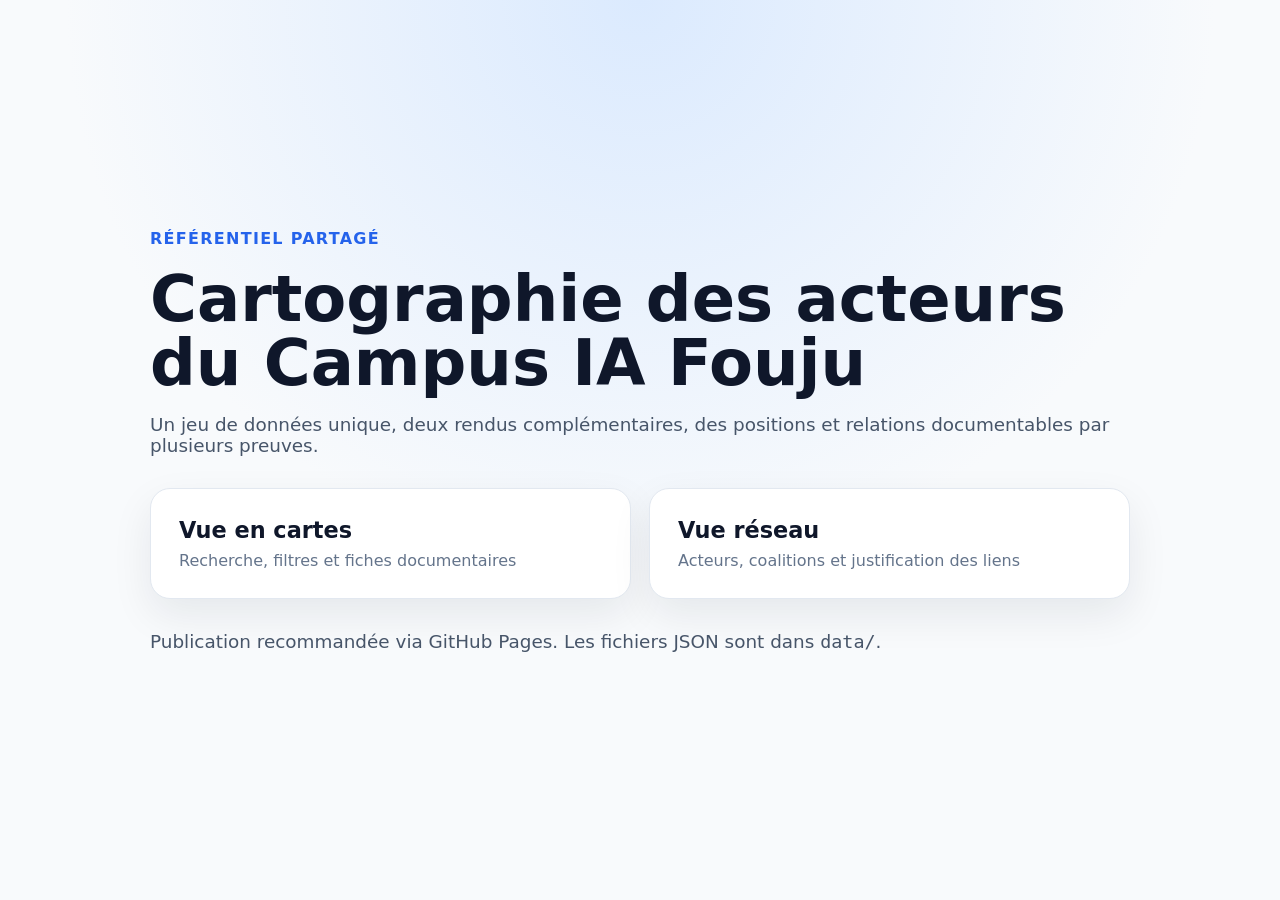
<file: index.html>
<!doctype html><html lang="fr"><head><meta charset="utf-8"><meta name="viewport" content="width=device-width,initial-scale=1"><title>Campus IA Fouju</title><link rel="stylesheet" href="assets/css/common.css"></head><body><main class="landing"><div class="hero"><span class="eyebrow">Référentiel partagé</span><h1>Cartographie des acteurs du Campus IA Fouju</h1><p>Un jeu de données unique, deux rendus complémentaires, des positions et relations documentables par plusieurs preuves.</p><div class="choices"><a class="choice" href="apps/cards/"><strong>Vue en cartes</strong><span>Recherche, filtres et fiches documentaires</span></a><a class="choice" href="apps/network/"><strong>Vue réseau</strong><span>Acteurs, coalitions et justification des liens</span></a></div><p class="notice">Publication recommandée via GitHub Pages. Les fichiers JSON sont dans <code>data/</code>.</p></div></main></body></html>
</file>
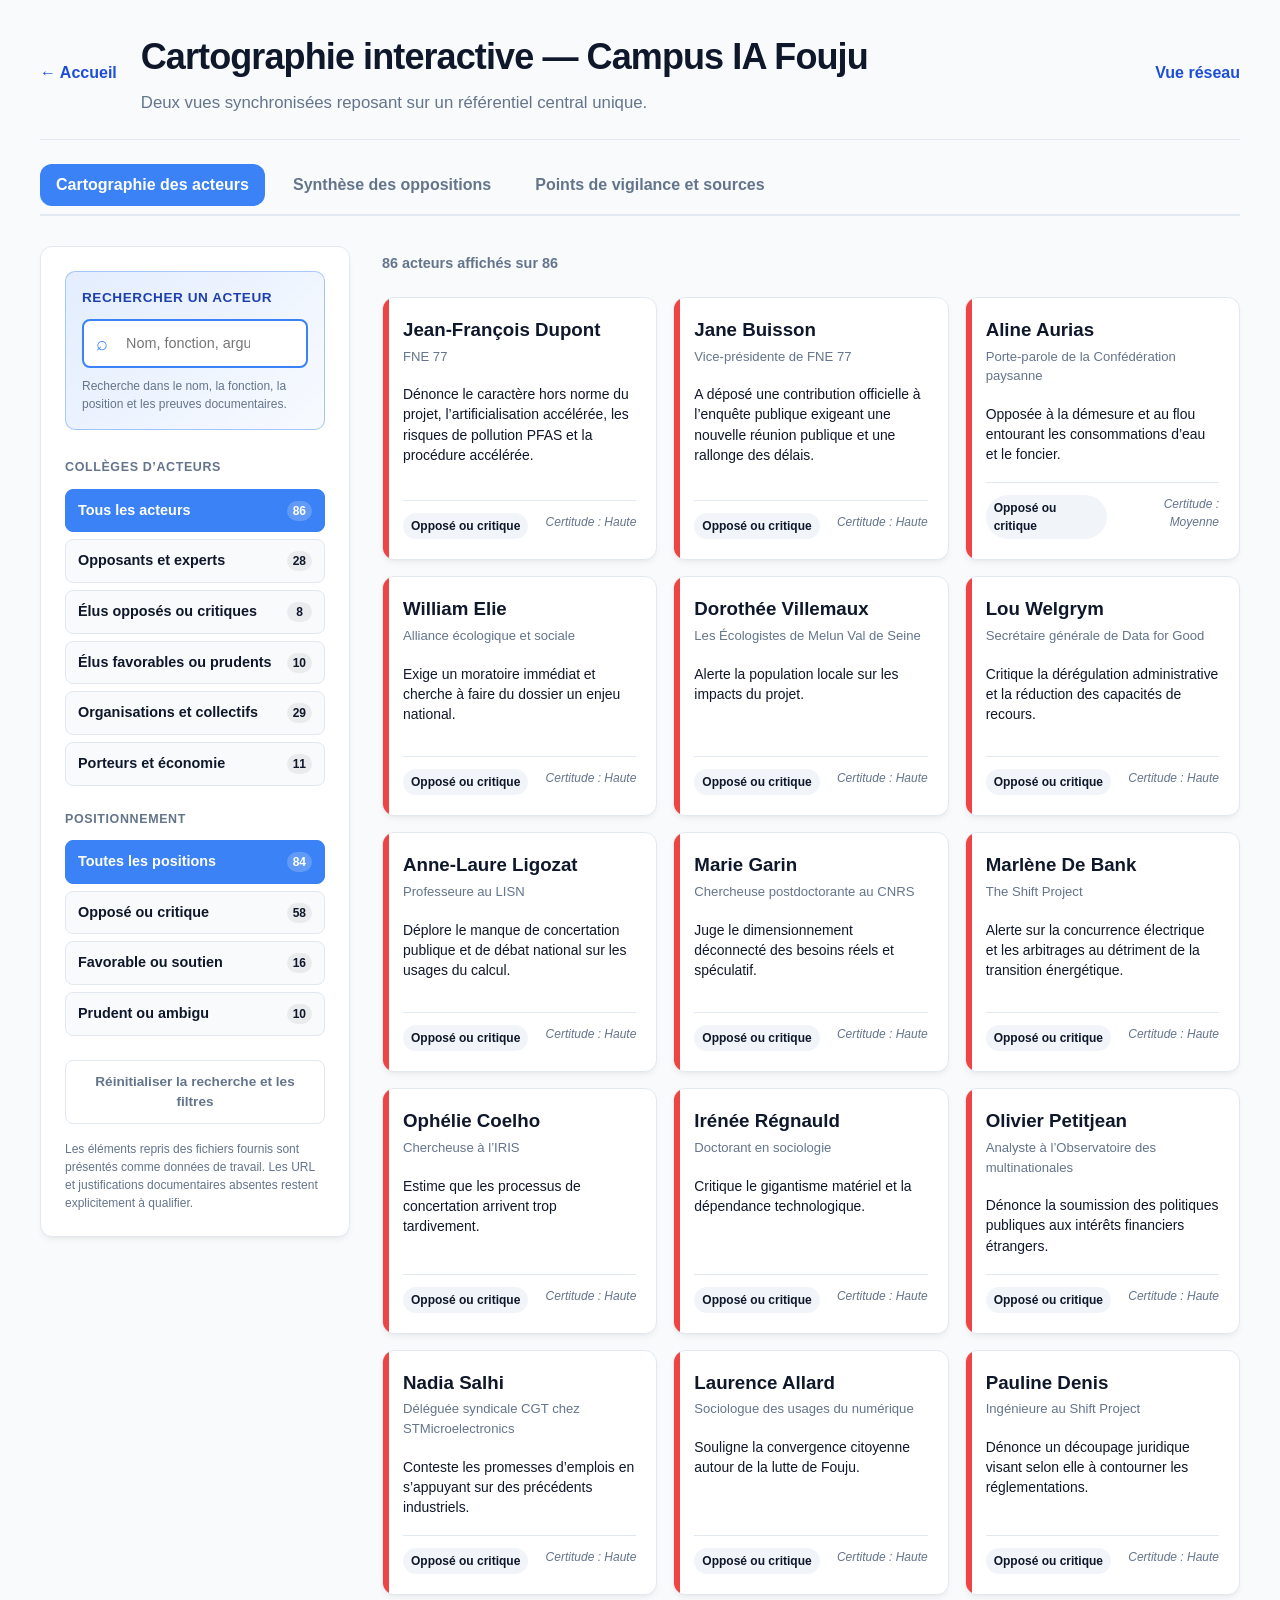
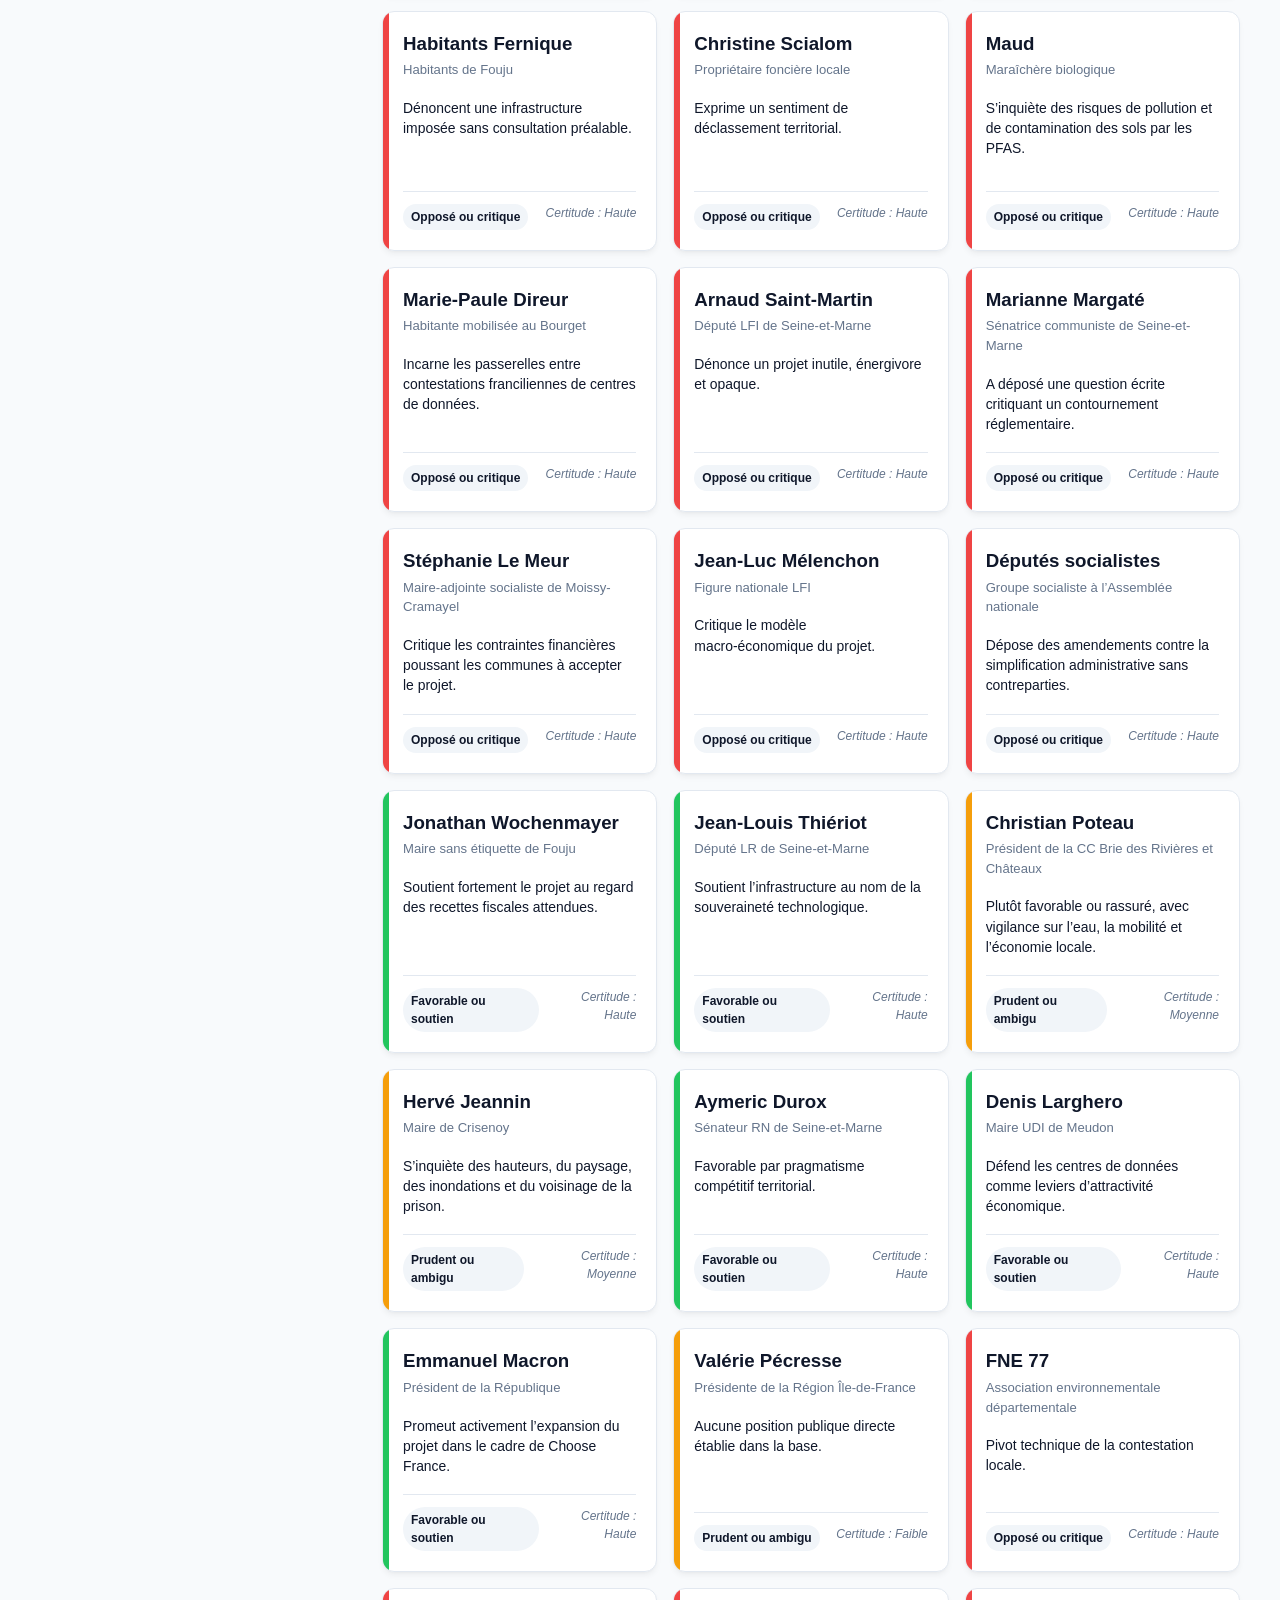
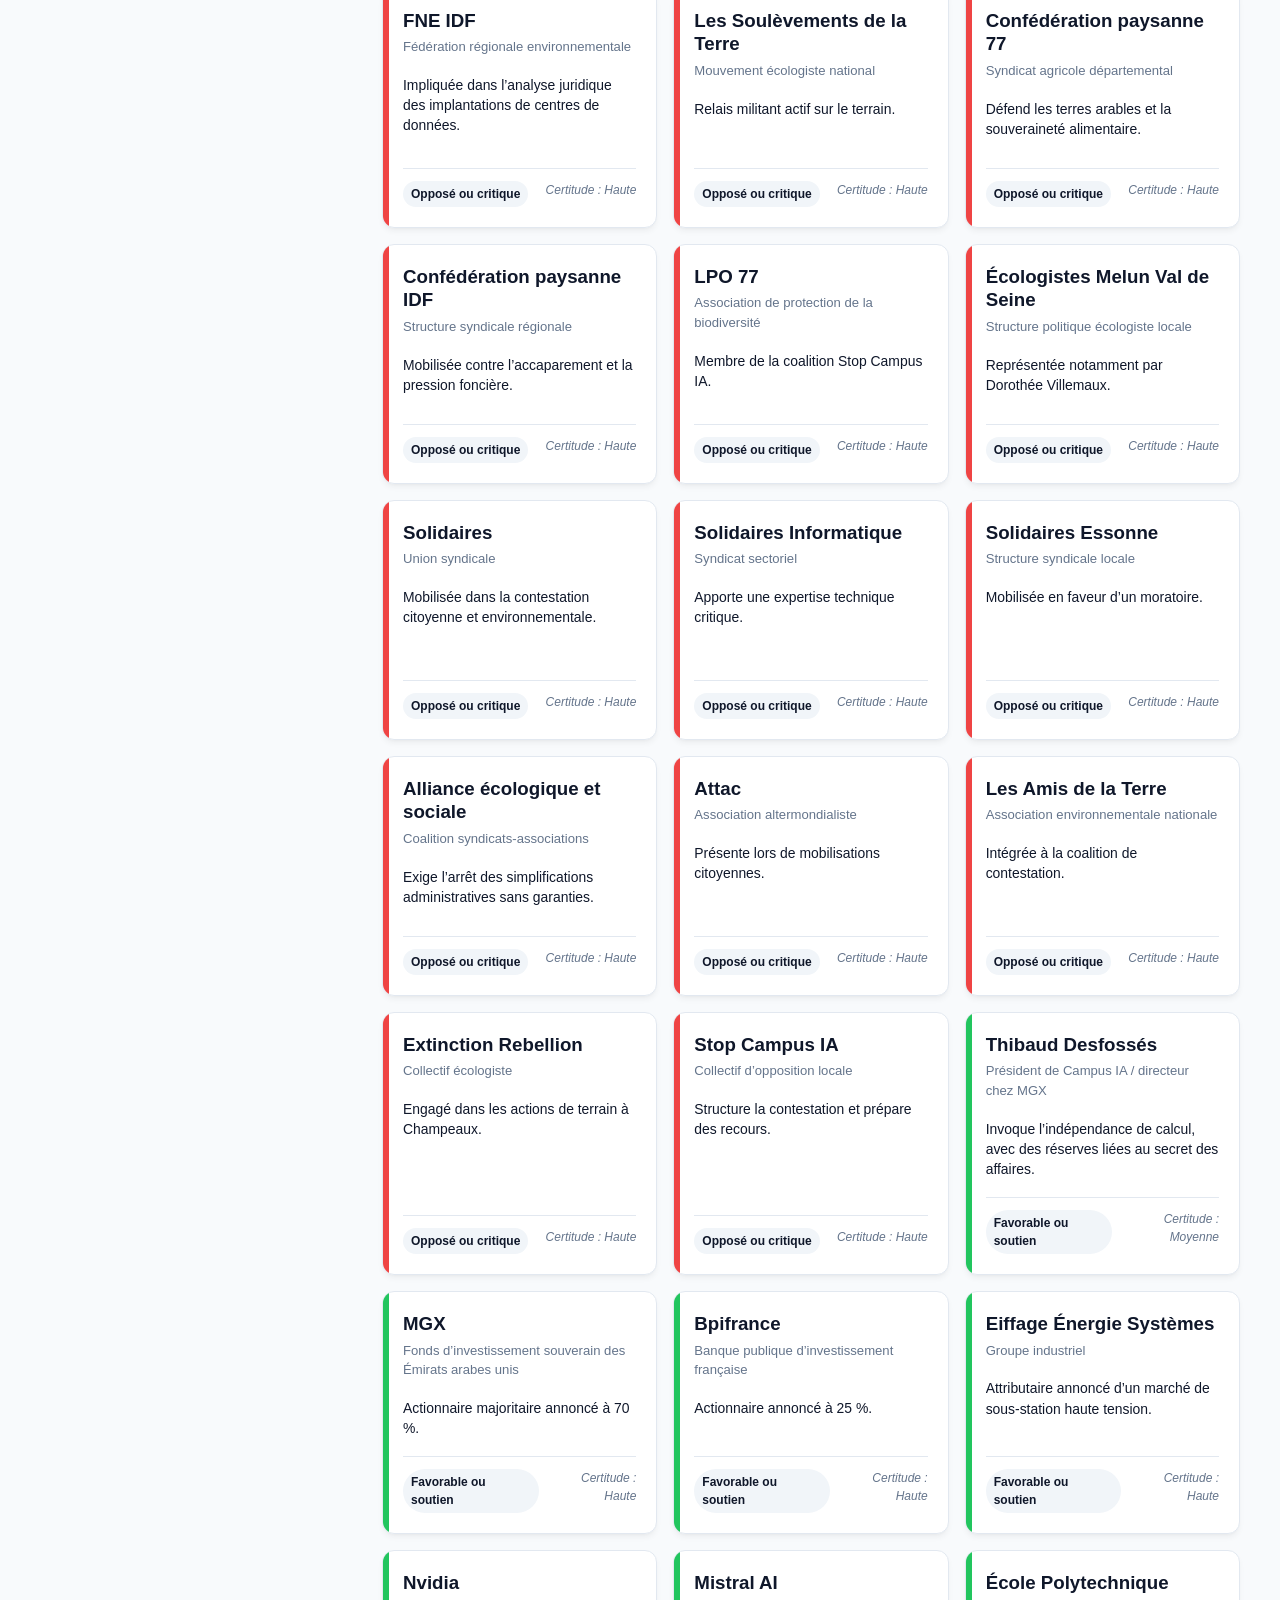
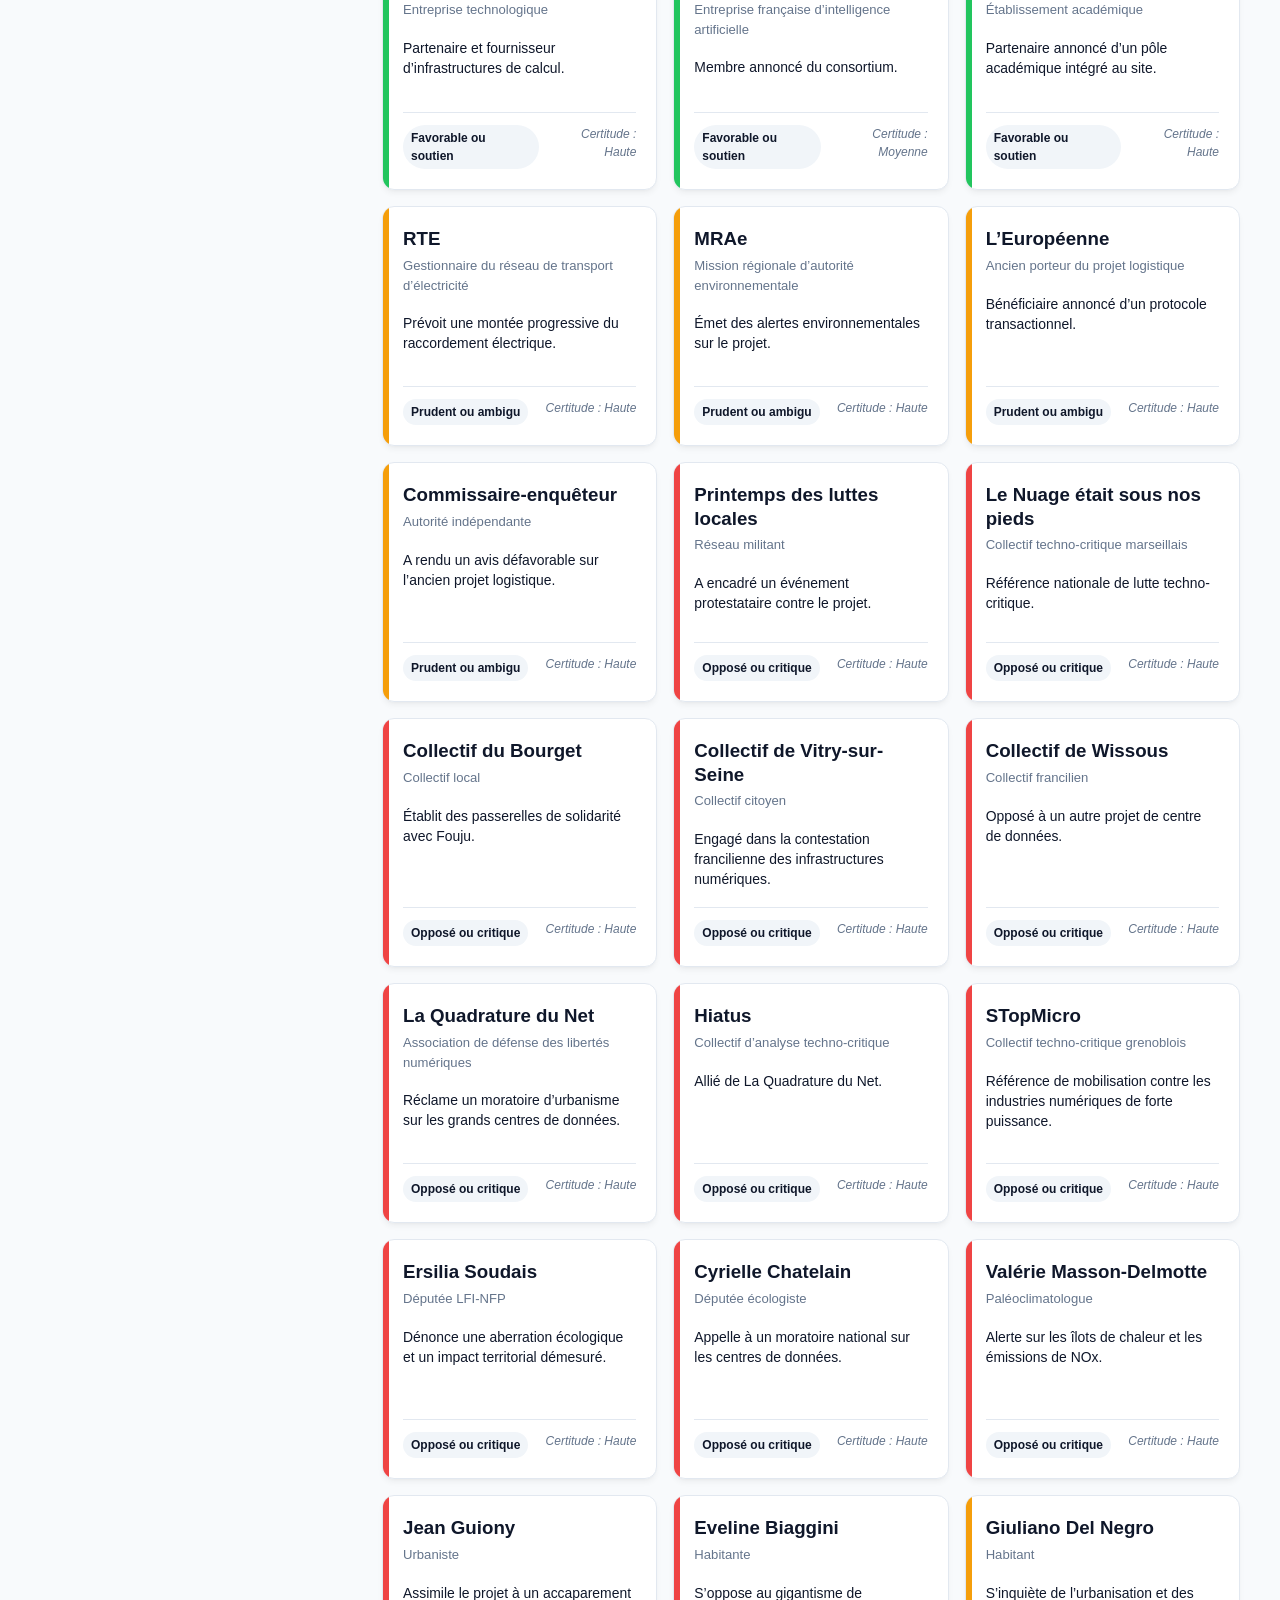
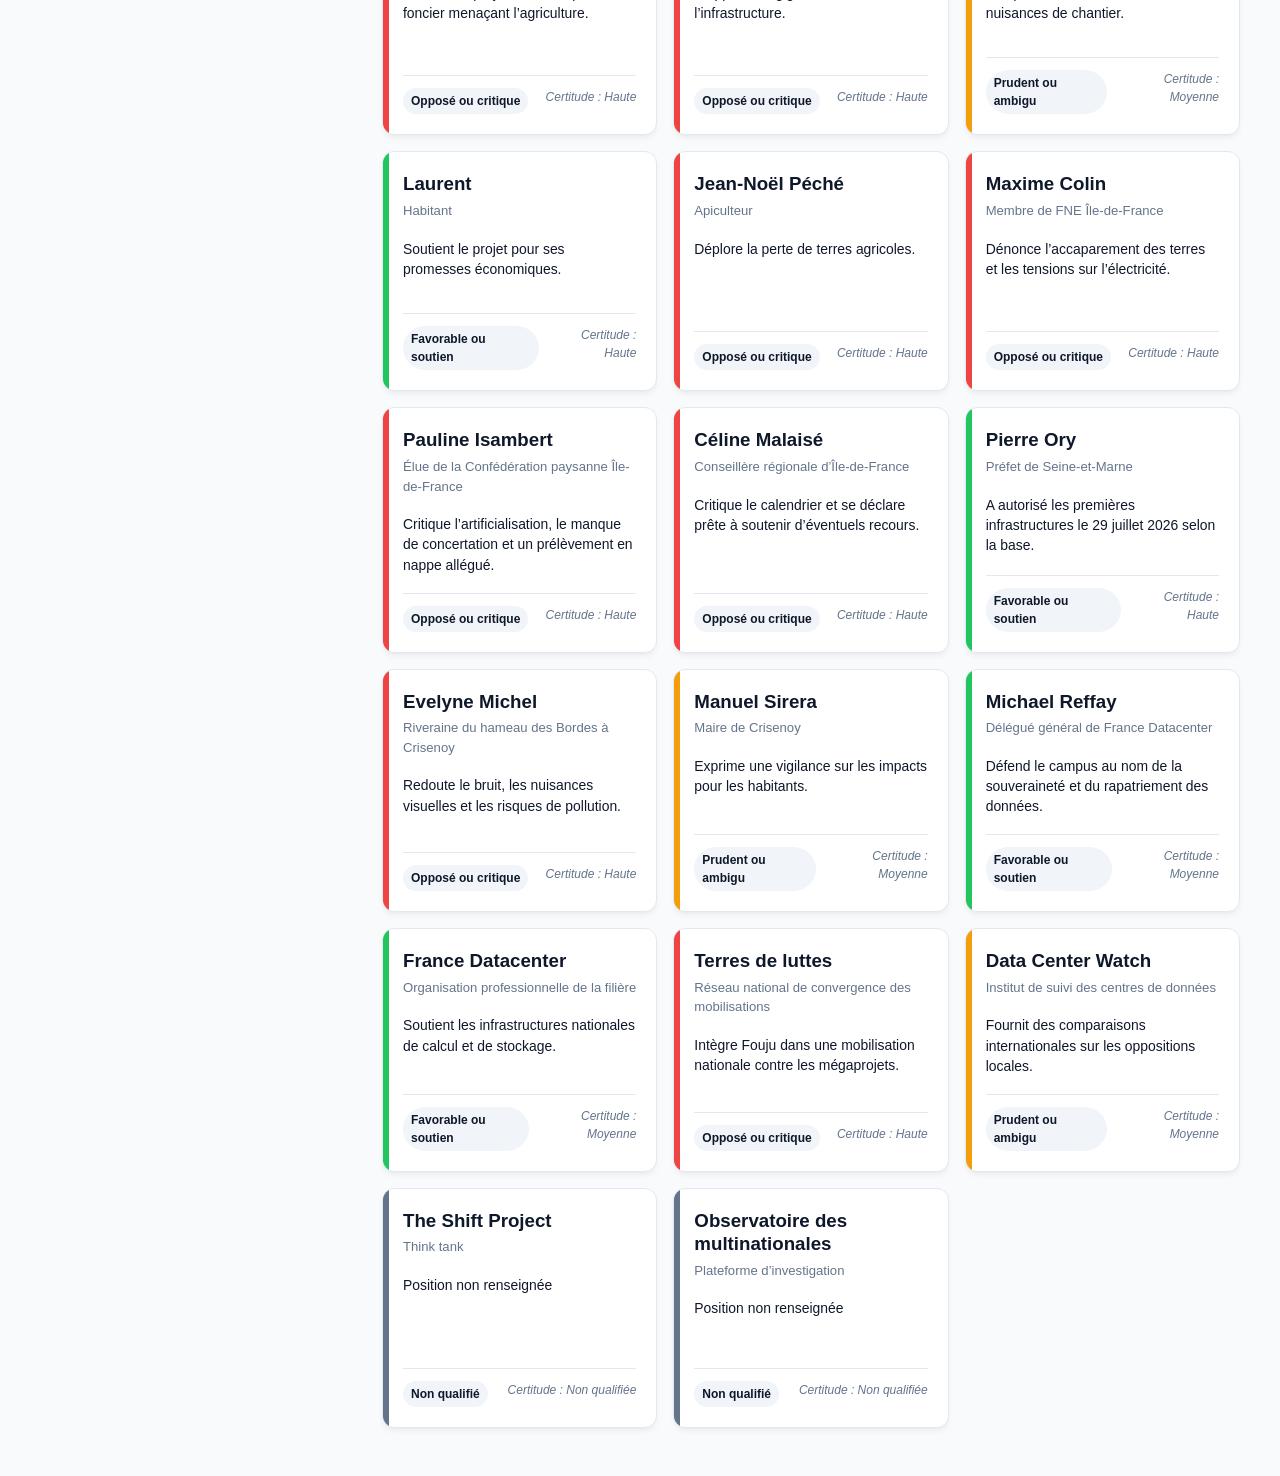
<file: apps/cards/index.html>
<!doctype html>
<html lang="fr">
<head>
  <meta charset="utf-8">
  <meta name="viewport" content="width=device-width,initial-scale=1">
  <title>Cartographie des acteurs — Fouju</title>
  <link rel="stylesheet" href="../../assets/css/cards.css">
</head>
<body>
  <div class="page-shell">
    <header class="page-header">
      <div class="header-main">
        <a class="back-link" href="../../">← Accueil</a>
        <div class="header-copy"><h1 id="title"></h1><p id="subtitle"></p></div>
        <a class="switch" href="../network/">Vue réseau</a>
      </div>
    </header>
    <nav class="tabs" aria-label="Navigation principale">
      <button class="tab-btn active" type="button" data-tab="carto" aria-selected="true">Cartographie des acteurs</button>
      <button class="tab-btn" type="button" data-tab="griefs" aria-selected="false">Synthèse des oppositions</button>
      <button class="tab-btn" type="button" data-tab="vigilance" aria-selected="false">Points de vigilance et sources</button>
    </nav>
    <section id="tab-carto" class="tab-content active">
      <main class="layout">
        <aside class="filters-sidebar">
          <div class="search-section">
            <label class="search-label" for="search">Rechercher un acteur</label>
            <div class="search-wrapper">
              <span class="search-icon" aria-hidden="true">⌕</span>
              <input id="search" class="search-input" type="search" placeholder="Nom, fonction, argument..." autocomplete="off" aria-describedby="search-help">
              <button id="clear-search" class="clear-search" type="button" aria-label="Effacer la recherche">×</button>
            </div>
            <p id="search-help" class="search-help">Recherche dans le nom, la fonction, la position et les preuves documentaires.</p>
          </div>
          <section class="filter-section"><h2>Collèges d’acteurs</h2><div id="categories"></div></section>
          <section class="filter-section"><h2>Positionnement</h2><div id="stances"></div></section>
          <button id="reset" class="reset-filters-btn" type="button">Réinitialiser la recherche et les filtres</button>
          <p class="data-notice" id="notice"></p>
        </aside>
        <section class="actors-area"><div class="results-summary"><p id="count" class="results-count" aria-live="polite"></p></div><div id="grid" class="grid"></div></section>
      </main>
    </section>
    <section id="tab-griefs" class="tab-content"><div id="griefs-grid" class="griefs-grid"></div></section>
    <section id="tab-vigilance" class="tab-content">
      <article class="list-card"><h2>Points de vigilance majeurs</h2><div id="vigilance-list"></div></article>
      <article class="list-card"><h2>Sources répertoriées</h2><div id="sources-list"></div></article>
    </section>
  </div>
  <dialog id="dialog"><button class="close" type="button" aria-label="Fermer">×</button><div id="detail"></div></dialog>
  <script type="module" src="../../assets/js/cards.js"></script>
</body>
</html>
</file>
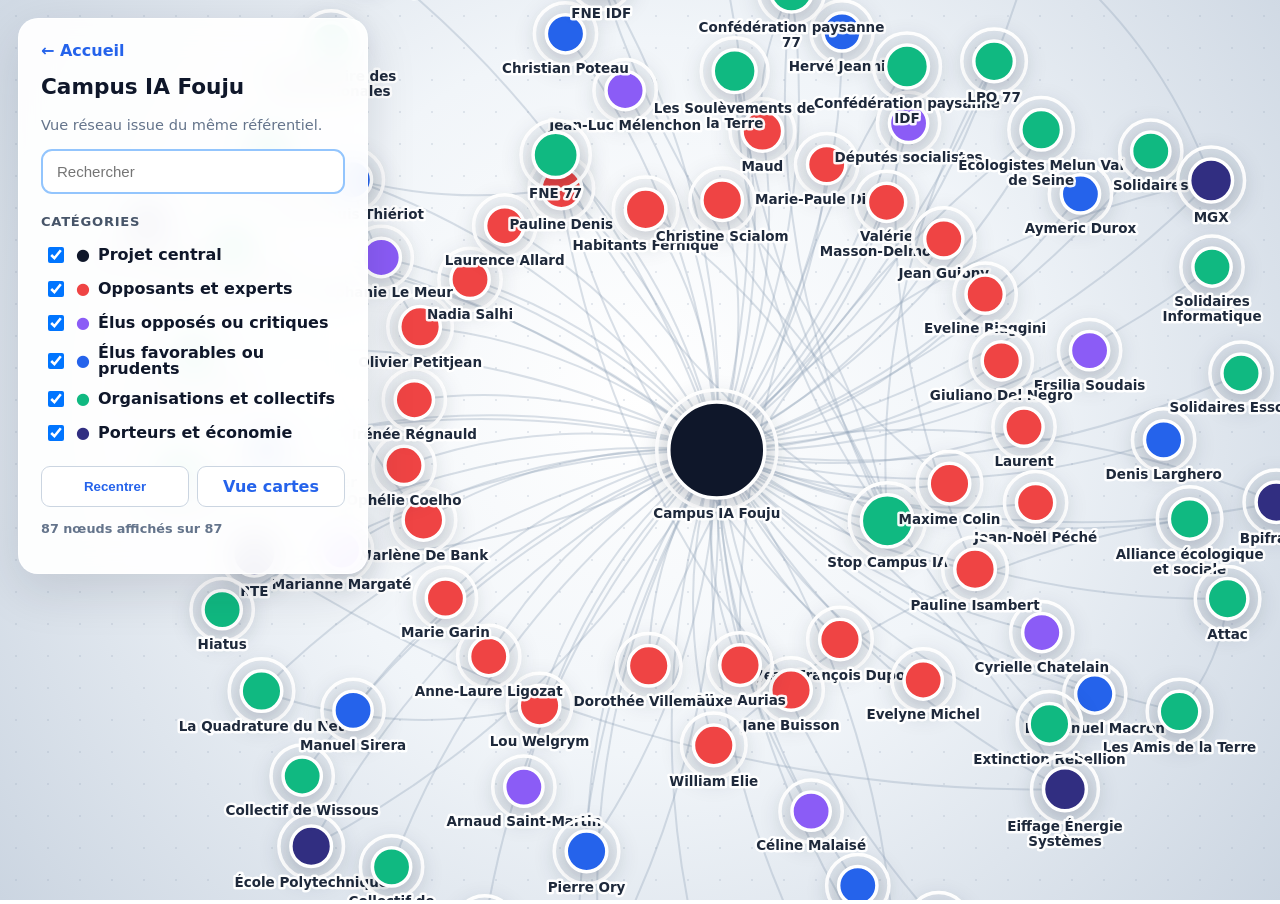
<file: apps/network/index.html>
<!doctype html><html lang="fr"><head><meta charset="utf-8"><meta name="viewport" content="width=device-width,initial-scale=1"><title>Vue réseau — Fouju</title><link rel="stylesheet" href="../../assets/css/network.css"></head><body><div id="app"><svg id="svg"></svg><aside class="left"><a href="../../">← Accueil</a><h1>Campus IA Fouju</h1><p>Vue réseau issue du même référentiel.</p><input id="search" type="search" placeholder="Rechercher"><h2>Catégories</h2><div id="filters"></div><div class="buttons"><button id="center">Recentrer</button><a href="../cards/">Vue cartes</a></div><p id="count"></p></aside><aside id="panel" class="right"><button id="close">×</button><div id="details"></div></aside><div id="tip"></div></div><script type="module" src="../../assets/js/network.js"></script></body></html>
</file>
<file: assets/css/common.css>
*{box-sizing:border-box}body{margin:0;font-family:Inter,system-ui,-apple-system,"Segoe UI",sans-serif;background:#f8fafc;color:#0f172a}a{color:inherit}.landing{min-height:100vh;display:grid;place-items:center;padding:32px;background:radial-gradient(circle at top,#dbeafe,#f8fafc 52%)}.hero{max-width:980px}.eyebrow{color:#2563eb;font-weight:800;text-transform:uppercase;letter-spacing:.08em}.hero h1{font-size:clamp(2.2rem,5vw,4.6rem);line-height:1;margin:.3em 0}.hero p{font-size:1.15rem;color:#475569}.choices{display:grid;grid-template-columns:repeat(2,minmax(0,1fr));gap:18px;margin:32px 0}.choice{display:flex;flex-direction:column;gap:8px;text-decoration:none;background:white;padding:28px;border-radius:20px;border:1px solid #e2e8f0;box-shadow:0 16px 40px rgba(15,23,42,.08);transition:.2s}.choice:hover{transform:translateY(-4px);border-color:#60a5fa}.choice strong{font-size:1.4rem}.choice span,.notice{color:#64748b}@media(max-width:700px){.choices{grid-template-columns:1fr}}
</file>
<file: assets/css/cards.css>
:root{--blue:#3b82f6;--blue-dark:#1d4ed8;--blue-light:#eff6ff;--border:#e2e8f0;--bg:#f8fafc;--text:#0f172a;--muted:#64748b;--radius:12px;--shadow:0 4px 6px -1px rgb(0 0 0/.05),0 2px 4px -2px rgb(0 0 0/.05)}
*{box-sizing:border-box}body{margin:0;background:var(--bg);color:var(--text);font-family:Inter,-apple-system,BlinkMacSystemFont,"Segoe UI",sans-serif;line-height:1.5}.page-shell{width:min(1200px,calc(100% - 48px));margin:0 auto;padding-bottom:48px}.page-header{margin-bottom:24px;border-bottom:1px solid var(--border);padding:30px 0 24px}.header-main{display:flex;align-items:center;gap:24px}.header-copy{flex:1;min-width:0}.header-copy h1{margin:0 0 6px;font-size:clamp(1.8rem,3vw,2.25rem);font-weight:800;letter-spacing:-.025em}.header-copy p{max-width:950px;margin:0;color:var(--muted);font-size:1.05rem}.back-link,.switch{flex:0 0 auto;color:var(--blue-dark);font-weight:700;text-decoration:none}.back-link:hover,.switch:hover{text-decoration:underline}.tabs{display:flex;flex-wrap:wrap;gap:12px;margin-bottom:30px;border-bottom:2px solid var(--border);padding-bottom:8px}.tab-btn{border:0;border-radius:var(--radius);padding:9px 16px;background:transparent;color:var(--muted);font:inherit;font-weight:700;cursor:pointer;transition:.2s}.tab-btn:hover{background:var(--border);color:var(--text)}.tab-btn.active{background:var(--blue);color:#fff}.tab-btn:focus-visible{outline:3px solid rgb(59 130 246/.3);outline-offset:2px}.tab-content{display:none;animation:fade-in .2s ease-out}.tab-content.active{display:block}@keyframes fade-in{from{opacity:0;transform:translateY(4px)}to{opacity:1;transform:none}}.layout{display:grid;grid-template-columns:310px minmax(0,1fr);gap:32px;align-items:start}.filters-sidebar{position:sticky;top:24px;min-width:0;border:1px solid var(--border);border-radius:var(--radius);padding:24px;background:#fff;box-shadow:var(--shadow)}.actors-area{min-width:0}.results-summary{display:flex;align-items:center;min-height:35px;margin-bottom:16px}.results-count{margin:0;color:var(--muted);font-size:.9rem;font-weight:700}.search-section{margin-bottom:28px;border:1px solid rgb(59 130 246/.4);border-radius:10px;padding:16px;background:linear-gradient(135deg,rgb(59 130 246/.14),rgb(59 130 246/.04))}.search-label{display:block;margin-bottom:10px;color:#1e40af;font-size:.85rem;font-weight:800;letter-spacing:.04em;text-transform:uppercase}.search-wrapper{position:relative}.search-icon{position:absolute;top:50%;left:14px;z-index:1;transform:translateY(-50%);color:var(--blue);font-size:1.25rem;pointer-events:none}.search-input{width:100%;min-height:48px;border:2px solid var(--blue);border-radius:8px;outline:0;padding:12px 42px;background:#fff;color:var(--text);font:inherit;font-size:.9rem;font-weight:500;transition:.2s}.search-input:focus{border-color:var(--blue-dark);box-shadow:0 0 0 4px rgb(59 130 246/.18)}.clear-search{position:absolute;top:50%;right:10px;display:none;align-items:center;justify-content:center;width:28px;height:28px;transform:translateY(-50%);border:0;border-radius:50%;background:var(--border);color:var(--muted);font-size:1rem;font-weight:800;cursor:pointer}.clear-search.visible{display:inline-flex}.search-help{margin:9px 0 0;color:var(--muted);font-size:.75rem}.filter-section{margin-bottom:24px}.filter-section h2{margin:0 0 12px;color:var(--muted);font-size:.78rem;letter-spacing:.05em;text-transform:uppercase}.filter{display:flex;align-items:center;justify-content:space-between;gap:12px;width:100%;margin:7px 0;border:1px solid var(--border);border-radius:8px;padding:10px 12px;background:var(--bg);color:var(--text);font:inherit;font-size:.9rem;font-weight:600;text-align:left;cursor:pointer;transition:.2s}.filter:hover,.filter.active{border-color:var(--blue);background:var(--blue);color:#fff}.filter b{min-width:25px;border-radius:10px;padding:1px 6px;background:rgb(0 0 0/.06);font-size:.75rem;text-align:center}.filter:hover b,.filter.active b{background:rgb(255 255 255/.2)}.reset-filters-btn{width:100%;border:1px solid var(--border);border-radius:8px;padding:11px;background:#fff;color:var(--muted);font:inherit;font-size:.85rem;font-weight:700;cursor:pointer}.reset-filters-btn:hover{border-color:var(--blue);background:var(--blue-light);color:var(--blue-dark)}.data-notice{margin:16px 0 0;color:var(--muted);font-size:.75rem}.grid{display:grid;grid-template-columns:repeat(auto-fill,minmax(220px,1fr));gap:16px}.card{position:relative;display:flex;flex-direction:column;min-width:0;min-height:240px;overflow:hidden;border:1px solid var(--border);border-radius:var(--radius);padding:20px;background:#fff;box-shadow:var(--shadow);cursor:pointer;transition:.2s}.card:before{content:"";position:absolute;inset:0 auto 0 0;width:6px;background:var(--stance)}.card:hover{transform:translateY(-4px);box-shadow:0 10px 15px -3px rgb(0 0 0/.1)}.card h3{margin:0 0 5px;line-height:1.25;overflow-wrap:anywhere}.role,.muted{color:var(--muted)}.role{font-size:.82rem}.position{display:-webkit-box;flex:1;margin:18px 0;overflow:hidden;font-size:.87rem;line-height:1.45;-webkit-line-clamp:5;-webkit-box-orient:vertical}.footer{display:flex;align-items:flex-start;justify-content:space-between;gap:8px;margin-top:auto;border-top:1px solid var(--border);padding-top:12px;font-size:.75rem}.badge{display:inline-flex;border-radius:999px;padding:4px 8px;background:#f1f5f9;font-weight:800}.footer span:last-child{color:var(--muted);font-style:italic;text-align:right}.griefs-grid{display:grid;grid-template-columns:repeat(auto-fit,minmax(380px,1fr));gap:24px}.grief-card,.list-card{border:1px solid var(--border);border-radius:var(--radius);padding:28px;background:#fff;box-shadow:var(--shadow)}.grief-card h2,.list-card h2{margin:0 0 16px}.grief-card h2{font-size:1.25rem}.grief-card p{margin:0;color:#334155;line-height:1.65}.list-card{margin-bottom:24px}.vigilance-item,.source-item{padding:16px 0;border-bottom:1px solid var(--border)}.vigilance-item:last-child,.source-item:last-child{border-bottom:0}.vigilance-item h3,.source-item h3{margin:0 0 6px;font-size:1rem}.vigilance-item p{margin:0;color:#475569}.source-meta{color:var(--muted);font-size:.8rem}.source-link{color:var(--blue-dark);font-weight:700}.source-status{display:inline-flex;margin-top:7px;border-radius:999px;padding:3px 8px;background:#fef3c7;color:#92400e;font-size:.75rem;font-weight:700}dialog{width:min(760px,calc(100% - 28px));max-height:calc(100vh - 40px);overflow:auto;border:0;border-radius:20px;padding:28px;box-shadow:0 30px 80px rgb(15 23 42/.35)}dialog::backdrop{background:rgb(15 23 42/.6)}.close{float:right;width:34px;height:34px;border:0;border-radius:50%;background:var(--border);cursor:pointer}.proof{margin:10px 0;border-left:4px solid var(--blue);border-radius:8px;padding:12px;background:var(--bg)}.relation{margin:8px 0;border:1px solid var(--border);border-radius:10px;padding:12px}.relation button{border:0;background:none;color:var(--blue-dark);font-weight:800;cursor:pointer}@media(max-width:900px){.page-shell{width:min(100% - 32px,1200px)}.header-main{align-items:flex-start;flex-wrap:wrap}.layout{grid-template-columns:1fr}.filters-sidebar{position:static}.griefs-grid{grid-template-columns:1fr}}@media(max-width:650px){.page-shell{width:min(100% - 24px,1200px)}.tab-btn{flex:1 1 100%}.grid{grid-template-columns:1fr}.footer{flex-direction:column}.footer span:last-child{text-align:left}}
</file>
<file: assets/css/network.css>
*{box-sizing:border-box}body{margin:0;font-family:Inter,system-ui,-apple-system,"Segoe UI",sans-serif;overflow:hidden;color:#0f172a}#app{width:100vw;height:100vh;background:radial-gradient(circle at 50% 44%,#fff 0,#f1f5f9 44%,#cbd5e1 100%);position:relative}#app:before{content:"";position:absolute;inset:0;background-image:radial-gradient(#94a3b8 1px,transparent 1px);background-size:32px 32px;opacity:.22;pointer-events:none}svg{position:relative;width:100%;height:100%;cursor:grab}.left,.right{position:absolute;top:18px;background:#fffffff0;backdrop-filter:blur(16px);border:1px solid #ffffffcc;border-radius:20px;box-shadow:0 16px 50px #0f172a22;padding:22px;z-index:5}.left{left:18px;width:350px;max-height:calc(100vh - 36px);overflow:auto}.right{right:18px;width:430px;max-height:calc(100vh - 36px);overflow:auto;transform:translateX(120%);opacity:0;pointer-events:none;transition:transform .3s,opacity .3s}.right.active{transform:none;opacity:1;pointer-events:auto}.left>a{color:#2563eb;font-weight:750;text-decoration:none}.left h1{font-size:1.35rem;margin:14px 0 4px}.left>p{color:#64748b;font-size:.91rem;line-height:1.45}.left input{width:100%;padding:12px 14px;border:2px solid #93c5fd;border-radius:11px;font-size:.94rem}.left h2{font-size:.82rem;text-transform:uppercase;letter-spacing:.055em;color:#475569;margin:20px 0 9px}.check{display:grid;grid-template-columns:20px 14px minmax(0,1fr);align-items:center;column-gap:8px;min-height:34px;padding:5px 7px;border-radius:8px;font-size:.94rem;font-weight:600;line-height:1.25}.check:hover{background:#f1f5f9}.check input{width:16px;height:16px;margin:0}.check span{font-size:1rem;line-height:1}.buttons{display:flex;gap:8px;margin-top:16px}.buttons button,.buttons a{flex:1;padding:10px;text-align:center;border:1px solid #cbd5e1;border-radius:9px;background:white;text-decoration:none;color:#2563eb;font-weight:750}.right>button{float:right;border:0;border-radius:50%;width:34px;height:34px;font-size:1.1rem}.node{cursor:pointer;transition:opacity .22s}.node circle{stroke:#fff;stroke-width:3.5;filter:drop-shadow(0 5px 9px #0f172a3b);transition:transform .22s,filter .22s,stroke .22s,stroke-width .22s}.node text{font-size:13.5px;font-weight:800;text-anchor:middle;paint-order:stroke fill;stroke:#fffffff2;stroke-width:5px;stroke-linejoin:round;fill:#1e293b;pointer-events:none;transition:font-size .22s,opacity .22s}.node:hover circle,.node.active circle{transform:scale(1.2);stroke:#0f172a;stroke-width:4.5;filter:drop-shadow(0 8px 15px #0f172a55)}.node:hover text,.node.active text{font-size:15px}.node.dimmed{opacity:.12}.link{fill:none;stroke:#94a3b8;stroke-opacity:.34;stroke-width:2;cursor:pointer;transition:stroke .2s,stroke-opacity .2s,stroke-width .2s}.link:hover,.link.active{stroke:#2563eb;stroke-opacity:.95;stroke-width:4}.link.dimmed{stroke-opacity:.035}.hidden{display:none}.proof,.relationBox{padding:12px;margin:9px 0;background:#f8fafc;border-radius:9px;border-left:4px solid #2563eb;line-height:1.45}.right a{color:#2563eb}#tip{position:absolute;display:none;z-index:20;max-width:330px;background:#0f172af2;color:white;padding:10px 13px;border-radius:10px;font-size:.84rem;line-height:1.35;pointer-events:none;box-shadow:0 12px 30px #0f172a55}#tip strong{display:block;font-size:.92rem;margin-bottom:3px}#tip small{color:#cbd5e1}#count{font-size:.8rem;font-weight:700;color:#64748b}@media(max-width:780px){.left{width:calc(100% - 36px);max-height:40vh;top:auto;bottom:18px}.right{width:calc(100% - 36px);max-height:56vh}.node text{font-size:12px}}
</file>
